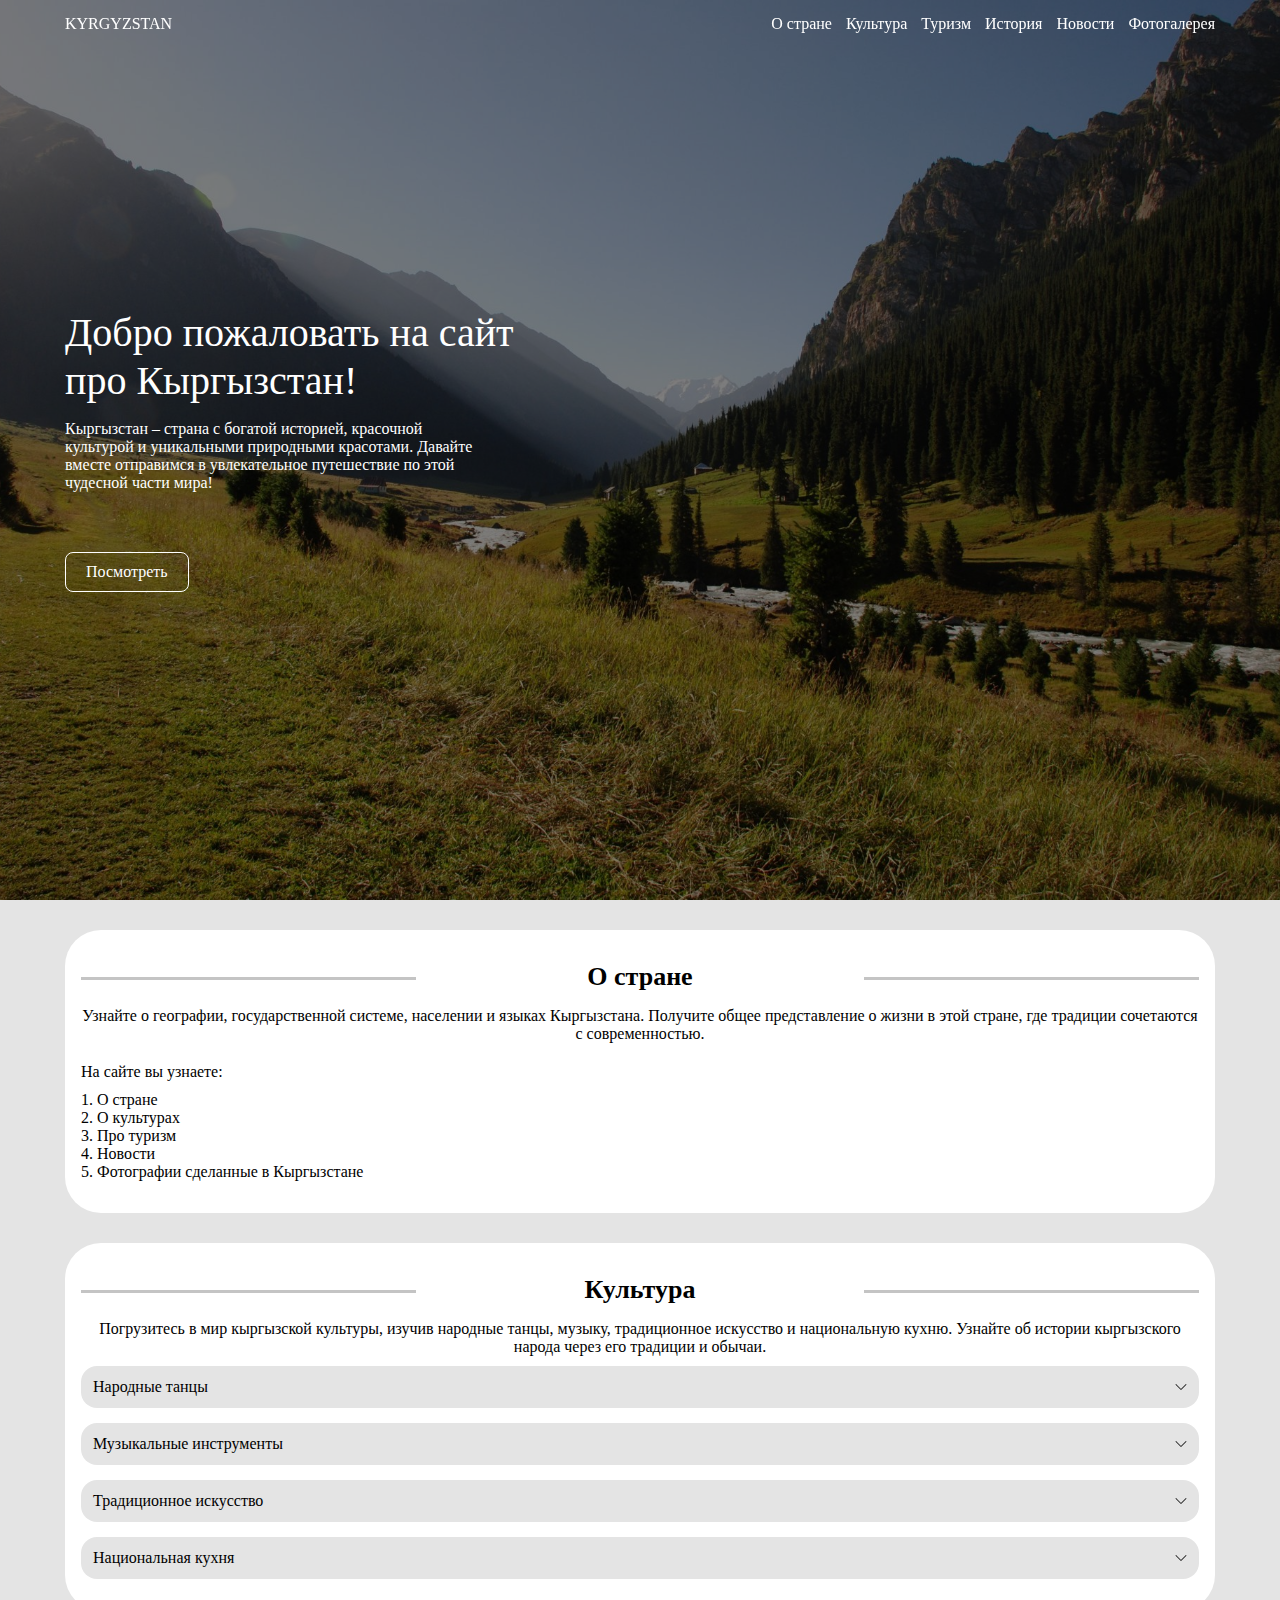
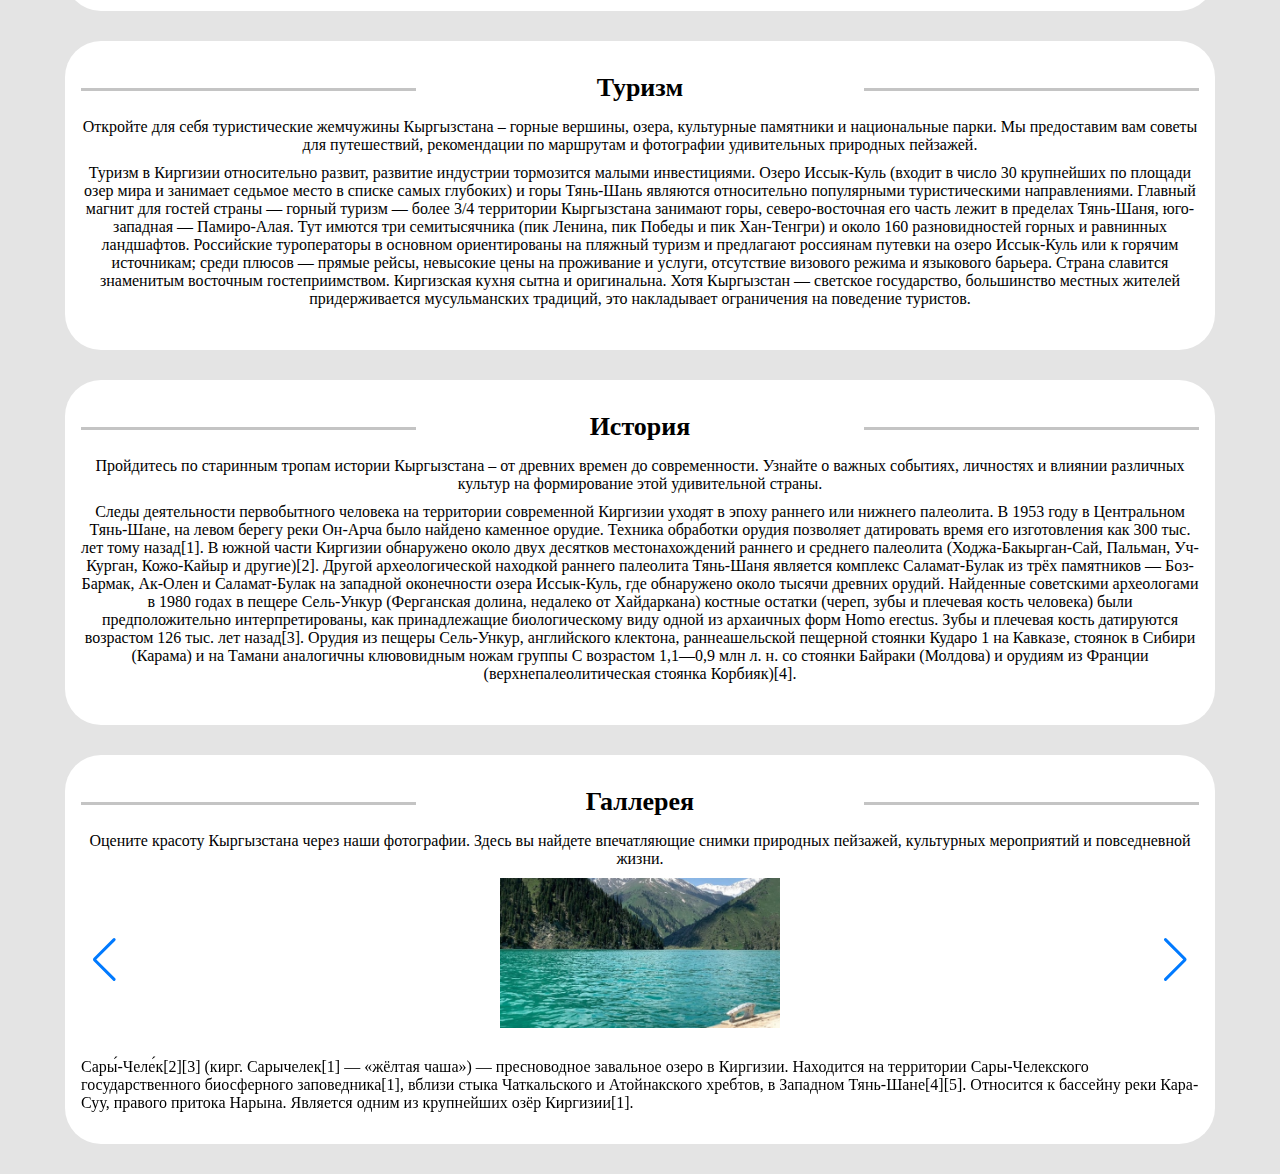
<file: index.html>
<!DOCTYPE html>
<html lang="ru">
  <head>
    <meta charset="UTF-8" />
    <meta name="viewport" content="width=device-width, initial-scale=1.0" />
    <title>Kyrgyzstan</title>
    <link rel="stylesheet" href="./css/reset.css" />
    <link
      rel="stylesheet"
      href="https://unpkg.com/swiper/swiper-bundle.min.css"
    />
    <link rel="stylesheet" href="./css/style.css" />
    <script src="https://unpkg.com/swiper/swiper-bundle.min.js"></script>
  </head>
  <body>
    <div class="hero">
      <header class="header">
        <div class="container">
          <div class="header__inner">
            <a class="header__logo" href="#"> KYRGYZSTAN </a>
            <nav class="header__nav">
              <ul class="header__nav-list">
                <li class="header__nav-link">
                  <a href="#about"> О стране </a>
                </li>
                <li class="header__nav-link">
                  <a href="#culture">Культура</a>
                </li>
                <li class="header__nav-link">
                  <a href="#tourism">Туризм</a>
                </li>
                <li class="header__nav-link">
                  <a href="#history">История</a>
                </li>
                <li class="header__nav-link">
                  <a href="./news.html">Новости</a>
                </li>
                <li class="header__nav-link">
                  <a href="#gallery">Фотогалерея</a>
                </li>
              </ul>
            </nav>
            <button class="header__burger">
              <img
                class="open active"
                src="./img/burger-menu.svg"
                alt="burger"
              />
              <img class="close" src="./img/close.svg" alt="close" />
            </button>
          </div>
        </div>
      </header>
      <div class="hero__inner">
        <div class="container">
          <h1 class="hero__title">Добро пожаловать на сайт про Кыргызстан!</h1>
          <p class="hero__desc">
            Кыргызстан – страна с богатой историей, красочной культурой и
            уникальными природными красотами. Давайте вместе отправимся в
            увлекательное путешествие по этой чудесной части мира!
          </p>
          <a class="hero__learn" href="#about"> Посмотреть </a>
        </div>
      </div>
    </div>
    <section class="section about" id="about">
      <div class="container">
        <div class="section__inner about__inner">
          <h2 class="section__title about__title">О стране</h2>
          <p class="section__desc about__desc">
            Узнайте о географии, государственной системе, населении и языках
            Кыргызстана. Получите общее представление о жизни в этой стране, где
            традиции сочетаются с современностью.
          </p>
          <h4 class="about__subtitle">На сайте вы узнаете:</h4>
          <ul class="about__list">
            <li class="about__list-item">О стране</li>
            <li class="about__list-item">О культурах</li>
            <li class="about__list-item">Про туризм</li>
            <li class="about__list-item">Новости</li>
            <li class="about__list-item">Фотографии сделанные в Кыргызстане</li>
          </ul>
        </div>
      </div>
    </section>
    <section class="section culture" id="culture">
      <div class="container">
        <div class="section__inner culture__inner">
          <h2 class="section__title culture__title">Культура</h2>
          <p class="section__desc culture__desc">
            Погрузитесь в мир кыргызской культуры, изучив народные танцы,
            музыку, традиционное искусство и национальную кухню. Узнайте об
            истории кыргызского народа через его традиции и обычаи.
          </p>
          <div class="culture__content">
            <div class="culture__accordeon">
              <h5 class="culture__accordeon-title">Народные танцы</h5>
              <div class="culture__accordeon-content">
                <p>
                  У кыргызов помимо кара жорго были сынма бий (танец ломаных
                  движений), жылкычы бий (танец табунщика), кыз-келиндер ийин
                  бийи (танец плечами, исполняемый девушками и молодухами). А
                  еще есть мужские танцы - арстан (танец льва) и жоокер (танец
                  воина). Кара жорго стал толчком для развития этнографических
                  танцев кыргызов.
                </p>
              </div>
            </div>
            <div class="culture__accordeon">
              <h5 class="culture__accordeon-title">Музыкальные инструменты</h5>
              <div class="culture__accordeon-content">
                <p>
                  темир-комуз (варган), кыл кыяк (смычковый инструмент), чопо
                  чоор (дудка), сурнай, керней (тип гобоя), добулбас (тип
                  литавр).
                </p>
                <ul class="culture__content-list">
                  <li>
                    Темир комуз – традиционными исполнителями считались женщины
                    и дети. Позже исполнителями стали и мужчины. Один из
                    древнейших музыкальных инструментов, аналоги которого
                    встречаются практически у многих народов мира.
                  </li>
                  <li>
                    Чопо Чоор – чоор из глины. В основном распространен на юге
                    Кыргызстана.
                  </li>
                  <li>
                    Сыбызгы – изготовлен из древесины абрикоса, барбариса,
                    тростника или меди.
                  </li>
                  <li>
                    Сурнай – представляет собой трубообразный музыкальный
                    инструмент с двойной тростью. Звучит резко с носовым
                    оттенком. Раньше использовали как сигнальный музыкальный
                    инструмент. В настоящее время практически перестал
                    существовать.
                  </li>
                  <li>
                    Керней – сугубо сигнальный, пронзительного тембра
                    музыкальный инструмент. Отличительным моментом является то,
                    что нет музыкальных отверстий.
                  </li>
                </ul>
              </div>
            </div>
            <div class="culture__accordeon">
              <h5 class="culture__accordeon-title">Традиционное искусство</h5>
              <div class="culture__accordeon-content">
                <p>
                  Ковроткачество – это искусство, имеющее вековую историю.
                  Художественные традиции народного коврового промысла
                  необычайно высоки. Ведь у отдельных скотоводческих народов
                  Средней Азии ковроткачество было почти единственным средством
                  удовлетворения эстетических потребностей.
                </p>
              </div>
            </div>
            <div class="culture__accordeon">
              <h5 class="culture__accordeon-title">Национальная кухня</h5>
              <div class="culture__accordeon-content">
                <p>
                  Киргизская кухня (кирг. кыргыз ашканасы) — национальная кухня
                  киргизского народа. По технологии и ассортименту продуктов ей
                  очень близки кухни других тюркских кочевых народов.
                </p>
                <ul class="culture__content-list disc">
                  <li>
                    <p>Блюда</p>
                    <ul class="decimal">
                      <li>Бешбармак</li>
                      <li>Плов</li>
                      <li>Лагман</li>
                      <li>Шорпо</li>
                      <li>Манты</li>
                      <li>Самса</li>
                      <li>Куурдак</li>
                      <li>Дымдама</li>
                      <li>Ашлян-фу</li>
                      <li>Курут</li>
                      <li>Чучук</li>
                      <li>Лепешки</li>
                      <li>Борсоки</li>
                      <li>Каттама</li>
                    </ul>
                  </li>
                  <li>
                    <p>Напитки</p>
                    <ul class="decimal">
                      <li>Максым</li>
                      <li>Айран</li>
                      <li>Чалап</li>
                      <li>Кымыз</li>
                      <li>Бозо</li>
                    </ul>
                  </li>
                </ul>
              </div>
            </div>
          </div>
        </div>
      </div>
    </section>
    <section class="section tourism" id="tourism">
      <div class="container">
        <div class="section__inner tourism__inner">
          <h2 class="section__title tourism__title">Туризм</h2>
          <p class="section__desc tourism__desc">
            Откройте для себя туристические жемчужины Кыргызстана – горные
            вершины, озера, культурные памятники и национальные парки. Мы
            предоставим вам советы для путешествий, рекомендации по маршрутам и
            фотографии удивительных природных пейзажей.
          </p>
          <p class="section__desc">
            Туризм в Киргизии относительно развит, развитие индустрии тормозится
            малыми инвестициями. Озеро Иссык-Куль (входит в число 30 крупнейших
            по площади озер мира и занимает седьмое место в списке самых
            глубоких) и горы Тянь-Шань являются относительно популярными
            туристическими направлениями. Главный магнит для гостей страны —
            горный туризм — более 3/4 территории Кыргызстана занимают горы,
            северо-восточная его часть лежит в пределах Тянь-Шаня, юго-западная
            — Памиро-Алая. Тут имются три семитысячника (пик Ленина, пик Победы
            и пик Хан-Тенгри) и около 160 разновидностей горных и равнинных
            ландшафтов. Российские туроператоры в основном ориентированы на
            пляжный туризм и предлагают россиянам путевки на озеро Иссык-Куль
            или к горячим источникам; среди плюсов — прямые рейсы, невысокие
            цены на проживание и услуги, отсутствие визового режима и языкового
            барьера. Страна славится знаменитым восточным гостеприимством.
            Киргизская кухня сытна и оригинальна. Хотя Кыргызстан — светское
            государство, большинство местных жителей придерживается
            мусульманских традиций, это накладывает ограничения на поведение
            туристов.
          </p>
        </div>
      </div>
    </section>
    <section class="section history" id="history">
      <div class="container">
        <div class="section__inner history__inner">
          <h2 class="section__title history__title">История</h2>
          <p class="section__desc history__desc">
            Пройдитесь по старинным тропам истории Кыргызстана – от древних
            времен до современности. Узнайте о важных событиях, личностях и
            влиянии различных культур на формирование этой удивительной страны.
          </p>
          <p class="section__desc history__desc">
            Следы деятельности первобытного человека на территории современной
            Киргизии уходят в эпоху раннего или нижнего палеолита. В 1953 году в
            Центральном Тянь-Шане, на левом берегу реки Он-Арча было найдено
            каменное орудие. Техника обработки орудия позволяет датировать время
            его изготовления как 300 тыс. лет тому назад[1]. В южной части
            Киргизии обнаружено около двух десятков местонахождений раннего и
            среднего палеолита (Ходжа-Бакырган-Сай, Пальман, Уч-Курган,
            Кожо-Кайыр и другие)[2]. Другой археологической находкой раннего
            палеолита Тянь-Шаня является комплекс Саламат-Булак из трёх
            памятников — Боз-Бармак, Ак-Олен и Саламат-Булак на западной
            оконечности озера Иссык-Куль, где обнаружено около тысячи древних
            орудий. Найденные советскими археологами в 1980 годах в пещере
            Сель-Ункур (Ферганская долина, недалеко от Хайдаркана) костные
            остатки (череп, зубы и плечевая кость человека) были
            предположительно интерпретированы, как принадлежащие биологическому
            виду одной из архаичных форм Homo erectus. Зубы и плечевая кость
            датируются возрастом 126 тыс. лет назад[3]. Орудия из пещеры
            Сель-Ункур, английского клектона, раннеашельской пещерной стоянки
            Кударо 1 на Кавказе, стоянок в Сибири (Карама) и на Тамани
            аналогичны клювовидным ножам группы С возрастом 1,1—0,9 млн л. н. со
            стоянки Байраки (Молдова) и орудиям из Франции
            (верхнепалеолитическая стоянка Корбияк)[4].
          </p>
        </div>
      </div>
    </section>
    <section class="section history" id="gallery">
      <div class="container">
        <div class="section__inner gallery-inner">
          <h2 class="section__title swiper__title">Галлерея</h2>
          <p class="section__desc swiper__desc">
            Оцените красоту Кыргызстана через наши фотографии. Здесь вы найдете
            впечатляющие снимки природных пейзажей, культурных мероприятий и
            повседневной жизни.
          </p>
          <div class="swiper">
            <div class="swiper-wrapper">
              <div class="swiper-slide">
                <div class="swiper-slide-img">
                  <img src="./img/gallery1.jpg" alt="img" />
                </div>
                <div class="swiper-slide-desc">
                  <p>
                    Сары́-Челе́к[2][3] (кирг. Сарычелек[1] — «жёлтая чаша») —
                    пресноводное завальное озеро в Киргизии. Находится на
                    территории Сары-Челекского государственного биосферного
                    заповедника[1], вблизи стыка Чаткальского и Атойнакского
                    хребтов, в Западном Тянь-Шане[4][5]. Относится к бассейну
                    реки Кара-Суу, правого притока Нарына. Является одним из
                    крупнейших озёр Киргизии[1].
                  </p>
                </div>
              </div>
              <div class="swiper-slide">
                <div class="swiper-slide-img">
                  <img src="./img/gallery2.jpg" alt="img" />
                </div>
                <div class="swiper-slide-desc">
                  <p>
                    Иссы́к-Ку́ль (кирг. Ысык-Көл — «горячее озеро») — бессточное
                    озеро в Киргизии. Входит в 30 крупнейших по площади озёр
                    мира и занимает седьмое место в списке самых глубоких озёр.
                  </p>
                </div>
              </div>
              <div class="swiper-slide">
                <div class="swiper-slide-img">
                  <img src="./img/gallery3.jpg" alt="img" />
                </div>
                <div class="swiper-slide-desc">
                  <p>
                    Токтогульское водохранилище (кирг. Токтогул суу сактагычы) —
                    водохранилище на территории Токтогульского района
                    Джалал-Абадской области Киргизии. Площадь поверхности — 284
                    км²[1].
                  </p>
                </div>
              </div>
              <div class="swiper-slide">
                <div class="swiper-slide-img">
                  <img src="./img/gallery4.jpg" alt="img" />
                </div>
                <div class="swiper-slide-desc">
                  <p>
                    Ыссык-Ата- это одно из самый старейших санаториев получившая
                    свою известность благодаря своим целебным сероводородным
                    источникам и красивейшиму ущелью, где вы можете прогуляться
                    до 10 метрового водопада.
                  </p>
                </div>
              </div>
            </div>
            <div class="swiper-button-prev"></div>
            <div class="swiper-button-next"></div>
          </div>
        </div>
      </div>
    </section>
    <script src="./js/main.js" type="module"></script>
  </body>
</html>
</file>
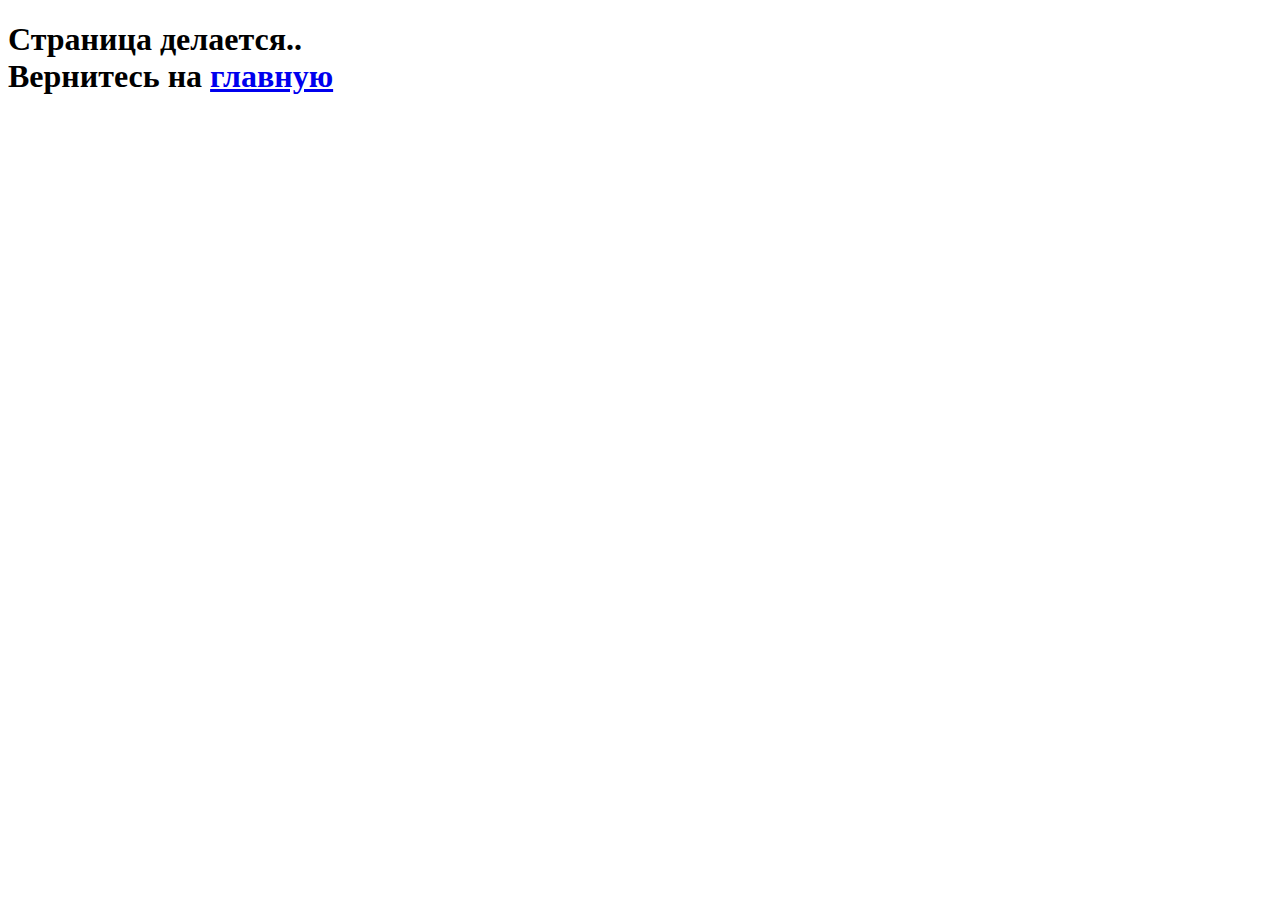
<file: news.html>
<!DOCTYPE html>
<html lang="en">
  <head>
    <meta charset="UTF-8" />
    <meta name="viewport" content="width=device-width, initial-scale=1.0" />
    <title>Новости</title>
  </head>
  <body>
    <h1>
      Страница делается..
      <br />
      Вернитесь на <a href="./index.html">главную</a>
    </h1>
  </body>
</html>
</file>
<file: css/style.css>
html {
  scroll-behavior: smooth;
}

body {
  background: #e4e4e4;
}

.container {
  max-width: 1190px;
  padding: 0 20px;
  margin: 0 auto;
}

.hero {
  display: flex;
  position: relative;
  height: 100vh;
  background: url("../img/hero.jpg") no-repeat center/cover;
  color: #fff;
  margin-bottom: 30px;
}
.hero::before {
  content: "";
  position: absolute;
  width: 100%;
  height: 100%;
  left: 0;
  top: 0;
  background: rgba(0, 0, 0, 0.51);
}
.hero__inner {
  position: relative;
  z-index: 999;
  width: 100%;
  align-self: center;
}
.hero__title {
  font-size: 40px;
  max-width: 500px;
  line-height: 120%;
  margin-bottom: 15px;
}
.hero__desc {
  font-size: 16px;
  max-width: 420px;
  margin-bottom: 60px;
}
.hero__learn {
  display: inline-block;
  padding: 10px 20px;
  border: 1px solid;
  border-radius: 8px;
  transition: all 0.3s ease;
}
.hero__learn:hover {
  background: rgba(255, 255, 255, 0.3);
}
.hero__learn:active {
  transform: scale(0.8);
}

.header {
  font-size: 16px;
  position: fixed;
  z-index: 1000;
  width: 100%;
}
.header.scroll {
  background: rgba(0, 0, 0, 0.7);
  box-shadow: 0px 5px 10px 2px rgba(255, 255, 255, 0.2);
}
.header__inner {
  display: flex;
  justify-content: space-between;
  align-items: center;
  padding: 15px 0;
}
.header__nav-list {
  display: flex;
  align-items: center;
  gap: 14px;
}
.header__burger {
  display: none;
  position: relative;
  width: 30px;
  height: 30px;
}
.header__burger img {
  position: absolute;
  right: 0;
  top: 0;
  width: 100%;
  height: 100%;
  transform: scale(0);
  transition: 0.3s ease;
}
.header__burger img.active {
  transform: scale(1) rotate(180deg);
}

section .section__inner {
  background: #fff;
  border-radius: 36px;
  padding: 32px 16px;
}

.section__title {
  position: relative;
  text-align: center;
  font-weight: 600;
  font-size: 26px;
  margin-bottom: 15px;
}
.section__title::before, .section__title::after {
  content: "";
  position: absolute;
  top: 50%;
  width: 30%;
  height: 3px;
  background: #c4c4c4;
}
.section__title::before {
  left: 0;
}
.section__title::after {
  right: 0;
}
.section__desc {
  text-align: center;
  margin-bottom: 10px;
}
.section:not(:last-child) {
  margin-bottom: 30px;
}

.about__desc {
  margin-bottom: 20px;
}
.about__subtitle {
  margin-bottom: 10px;
}
.about__list-item {
  margin-left: 16px;
  list-style: decimal;
}

.culture__accordeon {
  overflow: hidden;
  transition: all 0.3s ease;
  background: #e4e4e4;
  border-radius: 16px;
  padding: 12px;
}
.culture__accordeon:not(:last-child) {
  margin-bottom: 15px;
}
.culture__accordeon-title {
  position: relative;
  margin-bottom: 15px;
}
.culture__accordeon-title::before {
  content: "";
  width: 12px;
  height: 12px;
  background: url("../img/down.svg") no-repeat center/cover;
  position: absolute;
  right: 0;
  top: 50%;
  transform: translateY(-50%);
  transition: all 0.3s ease;
}
.culture__accordeon.active .culture__accordeon-title::before {
  transform: translateY(-50%) rotate(180deg);
}
.culture__content-list {
  display: flex;
  flex-direction: column;
  gap: 8px;
}
.culture__content-list li p {
  font-weight: 600;
}
.culture__content-list.disc li {
  margin-left: 16px;
  list-style: decimal;
}
.culture__content-list ul.decimal li {
  margin-left: 16px;
  list-style: disc;
}

.swiper-slide-img {
  max-width: 280px;
  width: 100%;
  height: 150px;
  margin: 0 auto 30px;
}
.swiper-slide-img img {
  width: 100%;
  height: 100%;
  -o-object-fit: cover;
     object-fit: cover;
}
.swiper-button-next, .swiper-button-prev {
  top: 50%;
  transform: translateY(-80%);
}

@media (max-width: 767.98px) {
  .section__title {
    font-size: 21px;
  }
  .section__desc {
    font-size: 14px;
  }
  .section:not(:last-child) {
    margin-bottom: 20px;
  }
}
@media (max-width: 721.98px) {
  .header__burger {
    display: unset;
  }
  .header__nav {
    position: absolute;
    left: -100%;
    top: 0;
    height: 100vh;
    display: flex;
    align-items: center;
    justify-content: center;
    transition: all 0.3s ease;
    width: 230px;
    background: #1c1c1c;
    box-shadow: 8px 5px 41px -7px #fff;
  }
  .header__nav.active {
    left: 0;
  }
  .header__nav-list {
    height: 40%;
    flex-direction: column;
    justify-content: space-between;
  }
}
@media (max-width: 515.98px) {
  .swiper-button-next, .swiper-button-prev {
    top: 35%;
    background: #fff;
  }
  .swiper-button-next {
    right: 0;
  }
  .swiper-button-prev {
    left: 0;
  }
  .swiper-slide-desc {
    font-size: 14px;
  }
  .culture__accordeon-title {
    font-size: 15px;
    font-weight: 600;
  }
  .culture__accordeon-content p, .culture__accordeon-content li {
    font-size: 14px;
  }
}
@media (max-width: 380.98px) {
  .section__title {
    font-size: 18px;
  }
}
</file>
